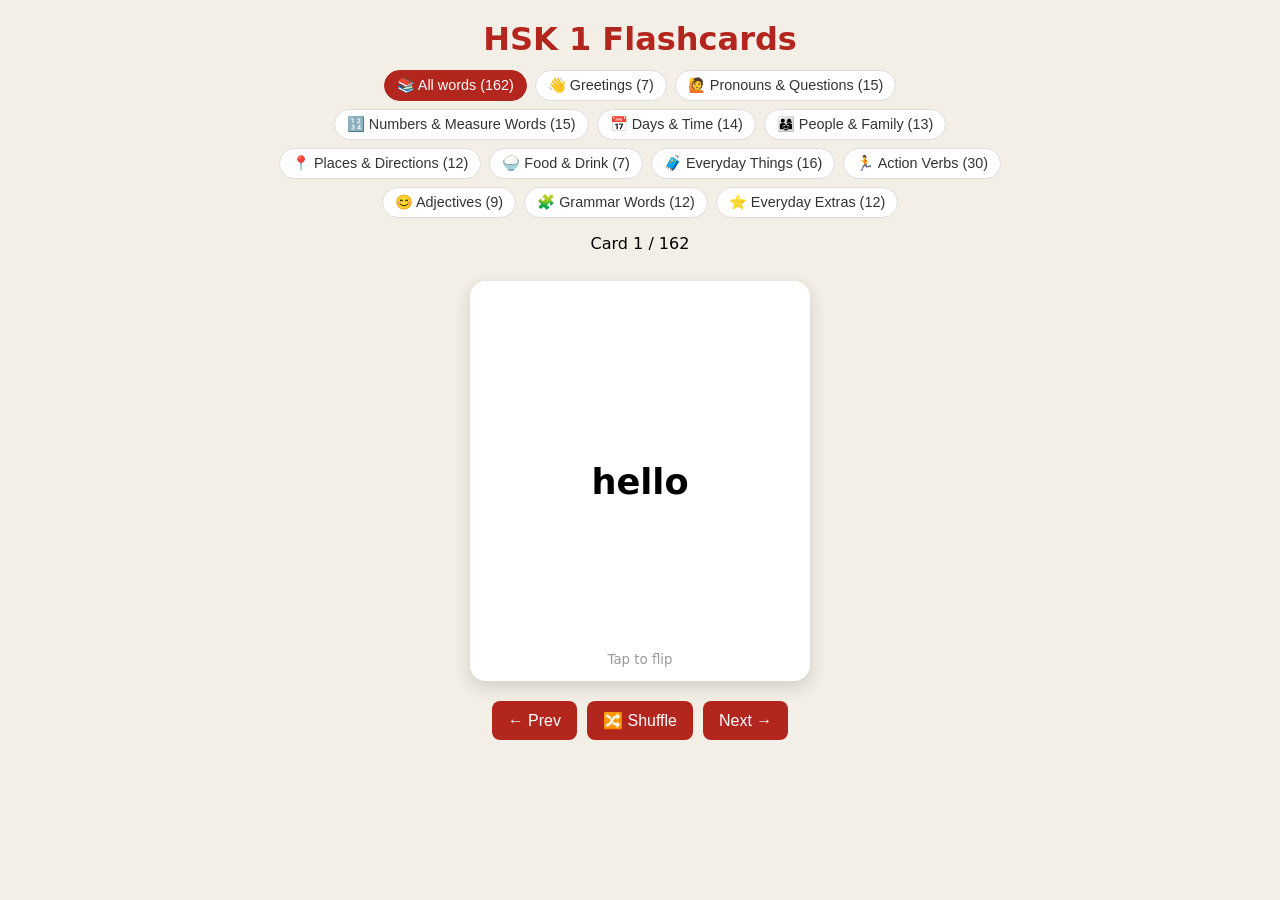
<file: hsk1-single-file.html>
<!DOCTYPE html>
<html lang="en">
<head>
  <meta charset="UTF-8">
  <meta name="viewport" content="width=device-width, initial-scale=1">
  <title>HSK 1 Flashcards</title>
  <style>
* { box-sizing: border-box; }
body {
  font-family: system-ui, sans-serif; background: #f4efe6;
  display: flex; flex-direction: column; align-items: center;
  min-height: 100vh; margin: 0; padding: 20px;
}
h1 { color: #b3261e; margin: 0 0 12px; }
.cats { display: flex; flex-wrap: wrap; gap: 8px; justify-content: center; max-width: 760px; }
.chip { background: #fff; color: #333; border: 1px solid #ddd; padding: 6px 12px; font-size: .9rem; border-radius: 20px; }
.chip:hover { background: #f3d9d6; }
.chip.active { background: #b3261e; color: #fff; border-color: #b3261e; }
.scene { width: 340px; height: 400px; perspective: 1000px; margin: 12px 0 20px; }
.card { position: relative; width: 100%; height: 100%; transition: transform .6s; transform-style: preserve-3d; cursor: pointer; }
.card.flipped { transform: rotateY(180deg); }
.face {
  position: absolute; inset: 0; backface-visibility: hidden; background: #fff;
  border-radius: 16px; box-shadow: 0 6px 18px rgba(0,0,0,.15);
  display: flex; flex-direction: column; align-items: center; justify-content: center;
  padding: 20px; text-align: center;
}
.front #english { font-size: 2.2rem; font-weight: 600; }
.front small { position: absolute; bottom: 14px; color: #999; }
.back { transform: rotateY(180deg); gap: 8px; }
#hanzi { font-size: 3.6rem; }
#pinyin { font-size: 1.5rem; color: #b3261e; }
.example { margin-top: 8px; border-top: 1px solid #eee; padding-top: 10px; display: flex; flex-direction: column; gap: 4px; align-items: center; }
#exZh { font-size: 1.2rem; }
#exEn { color: #555; font-size: .95rem; }
button { padding: 10px 16px; border: none; border-radius: 8px; background: #b3261e; color: #fff; font-size: 1rem; cursor: pointer; }
button:hover { background: #8f1e18; }
button.small { padding: 5px 10px; font-size: .85rem; margin-top: 4px; background: #777; }
.controls { display: flex; gap: 10px; }

</style>
</head>
<body>
  <h1>HSK 1 Flashcards</h1>
  <div id="cats" class="cats"></div>
  <p id="counter"></p>

  <div class="scene">
    <div class="card" id="card">
      <div class="face front">
        <span id="english"></span>
        <small>Tap to flip</small>
      </div>
      <div class="face back">
        <div id="hanzi"></div>
        <div id="pinyin"></div>
        <button id="speak" title="Play pronunciation">🔊 Listen</button>
        <div class="example">
          <div id="exZh"></div>
          <div id="exEn"></div>
          <button id="speakEx" class="small">🔊 Sentence</button>
        </div>
      </div>
    </div>
  </div>

  <div class="controls">
    <button id="prev">← Prev</button>
    <button id="shuffle">🔀 Shuffle</button>
    <button id="next">Next →</button>
  </div>

  <script>
// Format: [English, Chinese, Pinyin, Example (Chinese), Example (English)]
const LABELS = {
  greet: "👋 Greetings",
  pron: "🙋 Pronouns & Questions",
  num: "🔢 Numbers & Measure Words",
  time: "📅 Days & Time",
  people: "👨‍👩‍👧 People & Family",
  place: "📍 Places & Directions",
  food: "🍚 Food & Drink",
  things: "🧳 Everyday Things",
  verbs: "🏃 Action Verbs",
  adj: "😊 Adjectives",
  gram: "🧩 Grammar Words",
  extra: "⭐ Everyday Extras"
};

const data = {
greet: [
["hello","你好", "nǐ hǎo", "你好，我是伊沙克。" , "Hello, I'm Ishak."],
["thank you","谢谢","xièxie","谢谢你的帮助。","Thank you for your help."],
["you're welcome","不客气","búkèqi","A: 谢谢！B: 不客气。","A: Thanks! B: You're welcome."],
["goodbye","再见","zàijiàn","明天见，再见！","See you tomorrow, goodbye!"],
["please","请","qǐng","请坐。","Please sit down."],
["sorry","对不起","duìbuqǐ","对不起，我来晚了。","Sorry, I'm late."],
["it doesn't matter","没关系","méiguānxi","A: 对不起。B: 没关系。","A: Sorry. B: No problem."]
],
pron: [
["I, me","我","wǒ","我是学生。","I am a student."],
["we, us","我们","wǒmen","我们是朋友。","We are friends."],
["you","你","nǐ","你好吗？","How are you?"],
["he, him","他","tā","他是老师。","He is a teacher."],
["she, her","她","tā","她是我妈妈。","She is my mother."],
["this (here)","这 / 这儿","zhè / zhèr","这是我的书。","This is my book."],
["that (there)","那 / 那儿","nà / nàr","那是我家。","That is my home."],
["which","哪","nǎ","你是哪国人？","Which country are you from?"],
["where","哪儿","nǎr","你在哪儿？","Where are you?"],
["who","谁","shéi","他是谁？","Who is he?"],
["what","什么","shénme","这是什么？","What is this?"],
["how many / how much","多少","duōshao","这个多少钱？","How much is this?"],
["how many (small number)","几","jǐ","你有几本书？","How many books do you have?"],
["how (to do)","怎么","zěnme","这个字怎么读？","How do you read this character?"],
["how about","怎么样","zěnmeyàng","今天天气怎么样？","How is the weather today?"]
],
num: [
["one","一","yī","我有一个猫。","I have one cat."],
["two","二","èr","二月很冷。","February is cold."],
["three","三","sān","我有三本书。","I have three books."],
["four","四","sì","四个人。","Four people."],
["five","五","wǔ","现在五点。","It's five o'clock."],
["six","六","liù","六个苹果。","Six apples."],
["seven","七","qī","七月很热。","July is hot."],
["eight","八","bā","我八点去学校。","I go to school at eight."],
["nine","九","jiǔ","九个学生。","Nine students."],
["ten","十","shí","十个人。","Ten people."],
["measure word (general)","个","gè","一个朋友。","One friend."],
["years old (age)","岁","suì","我二十岁。","I am twenty years old."],
["measure word (books)","本","běn","三本书。","Three books."],
["some","些","xiē","这些是苹果。","These are apples."],
["piece / kuai (money)","块","kuài","五块钱。","Five yuan."]
],
time: [
["today","今天","jīntiān","今天很热。","Today is hot."],
["tomorrow","明天","míngtiān","明天我工作。","I work tomorrow."],
["yesterday","昨天","zuótiān","昨天我看电影了。","I watched a movie yesterday."],
["morning","上午","shàngwǔ","我上午学习。","I study in the morning."],
["noon","中午","zhōngwǔ","中午我吃米饭。","I eat rice at noon."],
["afternoon","下午","xiàwǔ","下午我去商店。","I go to the store in the afternoon."],
["year","年","nián","今年是二〇二六年。","This year is 2026."],
["month","月","yuè","一月很冷。","January is cold."],
["day / number (date)","号","hào","今天几号？","What's the date today?"],
["week","星期","xīngqī","今天星期几？","What day is it today?"],
["o'clock","点","diǎn","现在三点。","It's three o'clock now."],
["minute","分钟","fēnzhōng","五分钟。","Five minutes."],
["now","现在","xiànzài","我现在在家。","I'm at home now."],
["time / when","时候","shíhou","你什么时候来？","When are you coming?"]
],
people: [
["father","爸爸","bàba","我爸爸是医生。","My father is a doctor."],
["mother","妈妈","māma","我妈妈在家。","My mother is at home."],
["son","儿子","érzi","他有一个儿子。","He has a son."],
["daughter","女儿","nǚ'ér","我有一个女儿。","I have a daughter."],
["teacher","老师","lǎoshī","她是我的老师。","She is my teacher."],
["student","学生","xuésheng","我是学生。","I am a student."],
["classmate","同学","tóngxué","他是我的同学。","He is my classmate."],
["friend","朋友","péngyou","他是我的朋友。","He is my friend."],
["doctor","医生","yīshēng","医生在医院。","The doctor is at the hospital."],
["Mr. / sir","先生","xiānsheng","王先生在家。","Mr. Wang is at home."],
["Miss","小姐","xiǎojiě","李小姐很漂亮。","Miss Li is beautiful."],
["person","人","rén","这个人是谁？","Who is this person?"],
["name","名字","míngzi","你叫什么名字？","What is your name?"]
],
place: [
["home","家","jiā","我在家。","I'm at home."],
["school","学校","xuéxiào","我去学校。","I go to school."],
["restaurant","饭店","fàndiàn","这个饭店很大。","This restaurant is big."],
["store","商店","shāngdiàn","我去商店买水。","I go to the store to buy water."],
["hospital","医院","yīyuàn","医院在哪儿？","Where is the hospital?"],
["China","中国","Zhōngguó","我去过中国。","I have been to China."],
["Beijing","北京","Běijīng","北京很大。","Beijing is big."],
["up / above","上","shàng","书在桌子上。","The book is on the desk."],
["down / below","下","xià","猫在椅子下。","The cat is under the chair."],
["front","前面","qiánmiàn","学校在前面。","The school is in front."],
["behind","后面","hòumiàn","商店在后面。","The store is behind."],
["inside","里面","lǐmiàn","杯子里面有水。","There is water inside the cup."]
],
food: [
["water","水","shuǐ","我想喝水。","I want to drink water."],
["dish / vegetable","菜","cài","这个菜很好吃。","This dish is delicious."],
["cooked rice","米饭","mǐfàn","我吃米饭。","I eat rice."],
["fruit","水果","shuǐguǒ","我喜欢吃水果。","I like eating fruit."],
["apple","苹果","píngguǒ","我买五个苹果。","I buy five apples."],
["tea","茶","chá","请喝茶。","Please have some tea."],
["cup","杯子","bēizi","杯子里有茶。","There is tea in the cup."]
],
things: [
["clothes","衣服","yīfu","这件衣服很漂亮。","This piece of clothing is beautiful."],
["money","钱","qián","我没有钱。","I don't have money."],
["airplane","飞机","fēijī","我坐飞机去北京。","I take a plane to Beijing."],
["taxi","出租车","chūzūchē","我坐出租车回家。","I take a taxi home."],
["TV","电视","diànshì","我看电视。","I watch TV."],
["computer","电脑","diànnǎo","我的电脑很大。","My computer is big."],
["movie","电影","diànyǐng","我们去看电影。","Let's go watch a movie."],
["weather","天气","tiānqì","今天天气很好。","The weather is nice today."],
["cat","猫","māo","我有一只猫。","I have a cat."],
["dog","狗","gǒu","这是我的狗。","This is my dog."],
["thing / stuff","东西","dōngxi","我去买东西。","I'm going shopping."],
["book","书","shū","这是我的书。","This is my book."],
["Chinese language","汉语","Hànyǔ","我学习汉语。","I study Chinese."],
["character","字","zì","这个字怎么读？","How do you read this character?"],
["desk / table","桌子","zhuōzi","书在桌子上。","The book is on the desk."],
["chair","椅子","yǐzi","请坐椅子。","Please sit on the chair."]
],
verbs: [
["to be","是","shì","我是中国人。","I am Chinese."],
["to have","有","yǒu","我有一个朋友。","I have a friend."],
["to look / watch","看","kàn","我看书。","I read a book."],
["to listen","听","tīng","我听老师说。","I listen to the teacher."],
["to speak / say","说","shuō","我会说汉语。","I can speak Chinese."],
["to read aloud","读","dú","请读这个字。","Please read this character."],
["to write","写","xiě","我写汉字。","I write Chinese characters."],
["to see (notice)","看见","kànjiàn","我看见他了。","I saw him."],
["to be called","叫","jiào","我叫Tom。","My name is Tom."],
["to come","来","lái","请你来我家。","Please come to my home."],
["to return","回","huí","我回家。","I'm going home."],
["to go","去","qù","我去学校。","I go to school."],
["to eat","吃","chī","我喜欢吃苹果。","I like eating apples."],
["to drink","喝","hē","我喝茶。","I drink tea."],
["to sleep","睡觉","shuìjiào","我十点睡觉。","I sleep at ten."],
["to make a phone call","打电话","dǎ diànhuà","我给妈妈打电话。","I call my mom."],
["to do / make","做","zuò","你做什么工作？","What work do you do?"],
["to buy","买","mǎi","我想买衣服。","I want to buy clothes."],
["to open / drive","开","kāi","请开门。","Please open the door."],
["to sit","坐","zuò","请坐。","Please sit."],
["to live / stay","住","zhù","我住在北京。","I live in Beijing."],
["to study","学习","xuéxí","我学习汉语。","I study Chinese."],
["to work","工作","gōngzuò","我在医院工作。","I work at the hospital."],
["to rain","下雨","xiàyǔ","今天下雨。","It's raining today."],
["to love","爱","ài","我爱我的家。","I love my family."],
["to like","喜欢","xǐhuan","我喜欢猫。","I like cats."],
["to want / think","想","xiǎng","我想喝水。","I want to drink water."],
["to know (someone)","认识","rènshi","我认识他。","I know him."],
["can (learned skill)","会","huì","我会说汉语。","I can speak Chinese."],
["can (able to)","能","néng","你能来吗？","Can you come?"]
],
adj: [
["good","好","hǎo","你好！","Hello!"],
["big","大","dà","这个房子很大。","This house is very big."],
["small","小","xiǎo","这只猫很小。","This cat is small."],
["many / much","多","duō","人很多。","There are many people."],
["few / little","少","shǎo","水很少。","There is little water."],
["cold","冷","lěng","今天很冷。","Today is cold."],
["hot","热","rè","天气很热。","The weather is hot."],
["happy","高兴","gāoxìng","认识你很高兴。","Nice to meet you."],
["beautiful","漂亮","piàoliang","她很漂亮。","She is beautiful."]
],
gram: [
["not","不","bù","我不喝茶。","I don't drink tea."],
["not have","没","méi","我没有钱。","I don't have money."],
["very","很","hěn","我很高兴。","I am very happy."],
["too / extremely","太","tài","太好了！","Great!"],
["all / both","都","dōu","我们都是学生。","We are all students."],
["a little bit","一点儿","yìdiǎnr","我会说一点儿汉语。","I can speak a little Chinese."],
["and","和","hé","我和你。","You and I."],
["in / at","在","zài","我在家。","I am at home."],
["possessive particle","的","de","这是我的书。","This is my book."],
["completed-action particle","了","le","我吃了。","I ate."],
["question particle","吗","ma","你好吗？","How are you?"],
["particle (and you? / ...?)","呢","ne","我很好，你呢？","I'm fine, and you?"]
],
extra: [
["hello","你好","nǐ hǎo","你好，我是Tom。","Hello, I'm Tom."],
["good morning","早上好","zǎoshang hǎo","老师，早上好！","Good morning, teacher!"],
["good night","晚安","wǎn'ān","晚安，明天见。","Good night, see you tomorrow."],
["excuse me / sorry","不好意思","bù hǎoyìsi","不好意思，请问厕所在哪儿？","Excuse me, where is the restroom?"],
["how much money?","多少钱","duōshao qián","这个多少钱？","How much is this?"],
["restroom","洗手间","xǐshǒujiān","洗手间在哪儿？","Where is the restroom?"],
["I don't understand","我不明白","wǒ bù míngbai","对不起，我不明白。","Sorry, I don't understand."],
["please say it again","请再说一遍","qǐng zài shuō yí biàn","请再说一遍。","Please say it again."],
["delicious","好吃","hǎochī","这个菜很好吃。","This dish is delicious."],
["Monday","星期一","xīngqīyī","星期一我工作。","I work on Monday."],
["Sunday","星期天","xīngqītiān","星期天我在家。","I'm home on Sunday."],
["nice to meet you","很高兴认识你","hěn gāoxìng rènshi nǐ","很高兴认识你！","Nice to meet you!"]
]
};

const words = Object.entries(data).flatMap(([cat, list]) =>
  list.map(([en, zh, pinyin, exZh, exEn]) => ({ cat, en, zh, pinyin, exZh, exEn })));

const $ = id => document.getElementById(id);
const card = $("card");
let current = "all";
let deck = [...words];
let index = 0;

function buildChips() {
  const box = $("cats");
  const make = (key, label, n) => {
    const b = document.createElement("button");
    b.className = "chip" + (key === current ? " active" : "");
    b.textContent = `${label} (${n})`;
    b.onclick = () => { current = key; setDeck(); buildChips(); };
    box.appendChild(b);
  };
  box.innerHTML = "";
  make("all", "📚 All words", words.length);
  Object.keys(LABELS).forEach(k => make(k, LABELS[k], words.filter(w => w.cat === k).length));
}

function setDeck() {
  deck = current === "all" ? [...words] : words.filter(w => w.cat === current);
  index = 0;
  render();
}

function render() {
  const w = deck[index];
  card.classList.remove("flipped");
  $("english").textContent = w.en;
  $("hanzi").textContent = w.zh;
  $("pinyin").textContent = w.pinyin;
  $("exZh").textContent = w.exZh;
  $("exEn").textContent = w.exEn;
  $("counter").textContent = `Card ${index + 1} / ${deck.length}`;
}

function speak(text) {
  if (!("speechSynthesis" in window)) { alert("Your browser doesn't support speech."); return; }
  speechSynthesis.cancel();
  const u = new SpeechSynthesisUtterance(text);
  u.lang = "zh-CN";
  u.rate = 0.8;
  const voice = (speechSynthesis.getVoices() || []).find(v => v.lang.startsWith("zh"));
  if (voice) u.voice = voice;
  speechSynthesis.speak(u);
}

card.addEventListener("click", () => card.classList.toggle("flipped"));
$("speak").onclick = e => { e.stopPropagation(); speak(deck[index].zh.replace(/ \/ .*/, "")); };
$("speakEx").onclick = e => { e.stopPropagation(); speak(deck[index].exZh.replace(/^[AB]: /, "")); };
$("next").onclick = () => { index = (index + 1) % deck.length; render(); };
$("prev").onclick = () => { index = (index - 1 + deck.length) % deck.length; render(); };
$("shuffle").onclick = () => { deck.sort(() => Math.random() - 0.5); index = 0; render(); };

buildChips();
render();
if ("speechSynthesis" in window) speechSynthesis.onvoiceschanged = () => {};

</script>
</body>
</html>
</file>
